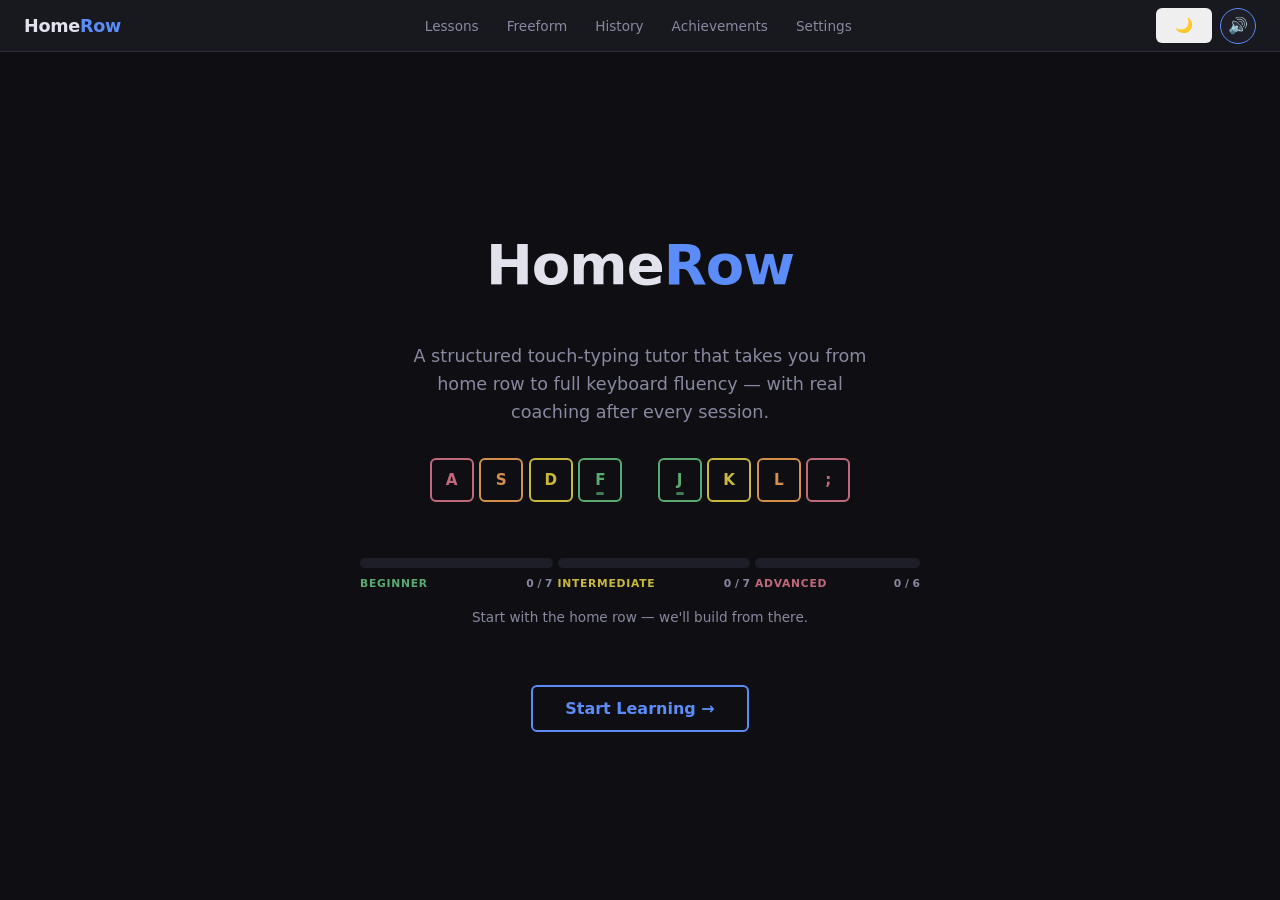
<file: index.html>
<!DOCTYPE html>
<html lang="en">
<head>
  <meta charset="UTF-8">
  <meta name="viewport" content="width=device-width, initial-scale=1.0">
  <title>HomeRow — Touch Typing Tutor</title>
  <meta name="description" content="HomeRow: a structured, phase-based touch typing tutor with AI coaching feedback.">
  <meta property="og:title" content="HomeRow — Touch Typing Tutor">
  <meta property="og:description" content="A structured touch-typing tutor that takes you from home row to full keyboard fluency — with AI coaching after every session.">
  <meta property="og:image" content="https://homerow.jamesmitchell.co.nz/assets/icons/social.png">
  <meta property="og:url" content="https://homerow.jamesmitchell.co.nz">
  <meta property="og:type" content="website">
  <link rel="icon" type="image/svg+xml" href="./assets/icons/favicon.svg">
  <link rel="stylesheet" href="./css/style.css">
</head>
<body>

<div id="mobile-notice" class="mobile-notice hidden">
  <div class="mobile-notice-inner">
    <div class="mobile-notice-icon">⌨️</div>
    <h2>HomeRow needs a keyboard</h2>
    <p>HomeRow is a touch typing tutor designed for use with a physical keyboard. For the best experience, open it on a desktop or laptop.</p>
  </div>
</div>

<div id="app">

  <!-- ═══════════════════════════════════════════════════════════
       TOOLBAR
  ════════════════════════════════════════════════════════════ -->
  <header id="toolbar">
    <button class="logo" data-screen="welcome">Home<span>Row</span></button>

    <nav id="toolbar-nav">
      <button class="nav-btn" data-screen="lessons">Lessons</button>
      <button class="nav-btn" id="btn-nav-freeform">Freeform</button>
      <button class="nav-btn" data-screen="history">History</button>
      <button class="nav-btn" data-screen="achievements">Achievements</button>
      <button class="nav-btn" data-screen="settings">Settings</button>
    </nav>

    <div id="toolbar-right">
      <button id="theme-toggle" title="Switch to light mode">🌙</button>
      <button id="sound-toggle" class="on" title="Sound on — click to mute">🔊</button>
    </div>
  </header>

  <!-- ═══════════════════════════════════════════════════════════
       SCREEN: WELCOME
  ════════════════════════════════════════════════════════════ -->
  <main id="screen-welcome" class="screen active">
    <div class="welcome-logo">Home<span>Row</span></div>
    <p class="welcome-tagline">
      A structured touch-typing tutor that takes you from home row to full keyboard fluency — with real coaching after every session.
    </p>

    <div class="welcome-homerow">
      <div class="welcome-key" data-finger="left-pinky">A</div>
      <div class="welcome-key" data-finger="left-ring">S</div>
      <div class="welcome-key" data-finger="left-middle">D</div>
      <div class="welcome-key welcome-anchor" data-finger="left-index">F</div>
      <div class="welcome-spacer"></div>
      <div class="welcome-key welcome-anchor" data-finger="right-index">J</div>
      <div class="welcome-key" data-finger="right-middle">K</div>
      <div class="welcome-key" data-finger="right-ring">L</div>
      <div class="welcome-key" data-finger="right-pinky">;</div>
    </div>

    <div class="welcome-progress">
      <div class="welcome-progress-bar">
        <div class="progress-segment progress-segment--beginner">
          <div class="progress-segment-track">
            <div class="progress-segment-fill" id="progress-fill-beginner"></div>
          </div>
          <div class="progress-segment-label">
            <span class="progress-segment-name">Beginner</span>
            <span class="progress-segment-count" id="progress-count-beginner">0 / 7</span>
          </div>
        </div>
        <div class="progress-segment progress-segment--intermediate">
          <div class="progress-segment-track">
            <div class="progress-segment-fill" id="progress-fill-intermediate"></div>
          </div>
          <div class="progress-segment-label">
            <span class="progress-segment-name">Intermediate</span>
            <span class="progress-segment-count" id="progress-count-intermediate">0 / 7</span>
          </div>
        </div>
        <div class="progress-segment progress-segment--advanced">
          <div class="progress-segment-track">
            <div class="progress-segment-fill" id="progress-fill-advanced"></div>
          </div>
          <div class="progress-segment-label">
            <span class="progress-segment-name">Advanced</span>
            <span class="progress-segment-count" id="progress-count-advanced">0 / 6</span>
          </div>
        </div>
      </div>
      <p class="welcome-phase-hint" id="welcome-phase-hint"></p>
    </div>

    <div style="display: flex; gap: 0.75rem; flex-wrap: wrap; justify-content: center;">
      <button id="btn-start" class="btn-primary">Start Learning →</button>
      <button id="btn-import-welcome" class="btn-secondary">Load from File</button>
    </div>
  </main>

  <!-- ═══════════════════════════════════════════════════════════
       SCREEN: LESSON SELECT
  ════════════════════════════════════════════════════════════ -->
  <main id="screen-lessons" class="screen">
    <h2>Choose a Lesson</h2>
    <p class="subtitle">Complete each lesson to unlock the next. Requires 90% accuracy and meeting the WPM target.</p>
    <div id="lessons-grid-root"></div>
    <div class="lessons-actions">
      <button id="btn-save-lessons" class="btn-secondary">Save to File</button>
      <button id="btn-load-lessons" class="btn-secondary">Load from File</button>
    </div>
  </main>

  <!-- ═══════════════════════════════════════════════════════════
       SCREEN: SESSION (TYPING)
  ════════════════════════════════════════════════════════════ -->
  <main id="screen-session" class="screen">

    <!-- Session header -->
    <div class="session-header">
      <div class="session-info">
        <h2 id="session-lesson-title">Lesson 1: Home Row</h2>
        <span id="session-phase-badge" class="phase-badge beginner">beginner</span>
        <span id="session-length" class="text-dim text-sm" style="margin-left: 0.5rem;">~18 min session</span>
      </div>
      <div class="session-stats">
        <div class="stat-pill">
          <div class="stat-val" id="live-wpm">0</div>
          <div class="stat-lbl">WPM</div>
        </div>
        <div class="stat-pill">
          <div class="stat-val" id="live-accuracy">100%</div>
          <div class="stat-lbl">Accuracy</div>
        </div>
        <div class="stat-pill">
          <div class="stat-val" id="session-time">0:00</div>
          <div class="stat-lbl">Time</div>
        </div>
      </div>
    </div>

    <!-- Exercise info and progress -->
    <div style="display: flex; align-items: center; justify-content: space-between; gap: 1rem;">
      <span class="exercise-label" id="exercise-label">Warmup</span>
      <span class="text-dim text-xs" id="exercise-progress-label">Exercise 1 of 4</span>
    </div>
    <div class="progress-track">
      <div class="progress-fill" id="progress-fill" style="width: 0%"></div>
    </div>

    <!-- Typing area -->
    <div class="typing-area">
      <div id="typing-text" tabindex="0" aria-label="Typing exercise text" role="textbox" aria-readonly="true"></div>
    </div>

    <!-- Keyboard diagram -->
    <div class="keyboard-wrap">
      <div class="keyboard-legend">
        <div class="legend-item"><div class="legend-dot pinky"></div>Pinky</div>
        <div class="legend-item"><div class="legend-dot ring"></div>Ring</div>
        <div class="legend-item"><div class="legend-dot middle"></div>Middle</div>
        <div class="legend-item"><div class="legend-dot index"></div>Index</div>
        <div class="legend-item"><div class="legend-dot thumb"></div>Thumb</div>
      </div>
      <div id="keyboard-diagram" class="keyboard-diagram"></div>
    </div>

    <!-- Footer hints -->
    <div class="session-footer">
      <span class="hint">Just start typing — no need to click the text box.</span>
      <button class="btn-secondary text-sm" id="btn-quit-session"
              onclick="if(confirm('End this session?')) { location.reload(); }">Quit Session</button>
    </div>

  </main>

  <!-- ═══════════════════════════════════════════════════════════
       SCREEN: PHASE COMPLETE
  ════════════════════════════════════════════════════════════ -->
  <main id="screen-phase-complete" class="screen">
    <div class="phase-complete-inner">
      <div class="phase-complete-achievement-icon" id="phase-complete-icon"></div>
      <div class="phase-complete-phase-label" id="phase-complete-label"></div>
      <h2 class="phase-complete-title" id="phase-complete-title"></h2>
      <p class="phase-complete-message" id="phase-complete-message"></p>
      <div class="phase-complete-achievement-name" id="phase-complete-achievement-name"></div>
      <button id="btn-phase-continue" class="btn-primary">View Results →</button>
    </div>
  </main>

  <!-- ═══════════════════════════════════════════════════════════
       SCREEN: SUMMARY
  ════════════════════════════════════════════════════════════ -->
  <main id="screen-summary" class="screen">

    <div class="summary-header">
      <h2>Session Complete 🎉</h2>
      <p>Here's how you did.</p>
    </div>

    <!-- Stats grid -->
    <div class="summary-stats">
      <div class="summary-stat">
        <div class="val accent" id="summary-wpm">—</div>
        <div class="lbl">WPM</div>
        <div class="target-lbl" id="summary-wpm-target"></div>
      </div>
      <div class="summary-stat">
        <div class="val good" id="summary-accuracy">—</div>
        <div class="lbl">Accuracy</div>
        <div class="target-lbl" id="summary-acc-target"></div>
      </div>
      <div class="summary-stat">
        <div class="val" id="summary-duration">—</div>
        <div class="lbl">Duration</div>
      </div>
      <div class="summary-stat">
        <div class="val" id="summary-lesson">—</div>
        <div class="lbl">Lesson</div>
      </div>
    </div>

    <!-- Unlock banner (shown if lesson unlocked) -->
    <div id="unlock-banner" class="unlock-banner hidden">
      <span class="icon">🔓</span>
      <div>
        <strong>Lesson unlocked!</strong>
        <span id="unlock-lesson-title" style="color: var(--text-dim);">Next lesson title</span>
      </div>
    </div>

    <!-- Not-passed notice (shown if thresholds not met) -->
    <div id="not-passed-notice" class="not-passed-notice hidden">
      <p class="not-passed-heading">Not quite — keep practising this lesson.</p>
      <ul id="not-passed-reasons" class="not-passed-reasons"></ul>
    </div>

    <!-- Strict Mode prompt (shown once after first lesson pass) -->
    <div id="strict-mode-prompt" class="strict-prompt hidden">
      <div class="strict-prompt-body">
        <strong>Ready for a challenge?</strong>
        <p>Strict Mode forces you to fix every mistake before moving on — the fastest way to build clean habits.</p>
      </div>
      <div class="strict-prompt-actions">
        <button id="btn-strict-yes" class="btn-primary">Turn on Strict Mode</button>
        <button id="btn-strict-no" class="btn-secondary">Not yet</button>
      </div>
    </div>

    <!-- New achievements (shown when earned this session) -->
    <div id="new-achievements-banner" class="new-achievements-banner hidden">
      <h3>🏆 Achievement Unlocked!</h3>
      <div id="new-achievements-list" class="new-achievements-list"></div>
    </div>

    <!-- Problem keys -->
    <div class="problem-keys-section">
      <h3>Problem Keys This Session</h3>
      <div id="problem-key-list" class="problem-key-list"></div>
    </div>

    <!-- AI Feedback -->
    <div class="ai-feedback">
      <h3>Coach Feedback</h3>
      <div id="ai-feedback-text">
        <span class="unavailable">Coaching feedback will appear here after your session.</span>
      </div>
    </div>

    <!-- Strict Mode toggle -->
    <div class="summary-strict-row">
      <span class="summary-strict-label">Strict Mode</span>
      <span class="summary-strict-desc">Fix every mistake before moving on</span>
      <label class="toggle">
        <input type="checkbox" id="summary-strict-check">
        <span class="toggle-slider"></span>
      </label>
    </div>

    <!-- Actions -->
    <div class="summary-actions">
      <button id="btn-next-lesson" class="btn-primary hidden">Next Lesson →</button>
      <button id="btn-retry" class="btn-secondary">Try Again</button>
      <button id="btn-lessons-from-summary" class="btn-secondary">All Lessons</button>
      <button id="btn-save-summary" class="btn-secondary">Save to File</button>
    </div>

  </main>

  <!-- ═══════════════════════════════════════════════════════════
       SCREEN: ACHIEVEMENTS
  ════════════════════════════════════════════════════════════ -->
  <main id="screen-achievements" class="screen">
    <h2>Achievements</h2>
    <p class="subtitle">Milestones earned through your practice. Keep going — there's always another to unlock.</p>
    <div id="achievements-grid" class="achievements-grid"></div>
  </main>

  <!-- ═══════════════════════════════════════════════════════════
       SCREEN: HISTORY
  ════════════════════════════════════════════════════════════ -->
  <main id="screen-history" class="screen">

    <h2>Your Progress</h2>
    <p class="subtitle">WPM and accuracy over your last 30 sessions.</p>

    <div id="history-empty" class="no-history hidden">
      <p>No sessions yet. Complete your first lesson to see your progress here.</p>
    </div>

    <div id="history-content" class="hidden">
      <div class="ai-feedback" id="history-ai-wrap">
        <h3>Progress Summary <button id="btn-history-ai-refresh" class="btn-refresh" title="Refresh summary">↺</button></h3>
        <div id="history-ai-text"><span class="loading">Generating your progress summary…</span></div>
      </div>

      <div class="chart-wrap">
        <h3>Performance Over Time</h3>
        <canvas id="history-chart"></canvas>
        <div class="chart-legend">
          <div class="chart-legend-item">
            <div class="legend-line" style="background: #5b8cf7;"></div>
            WPM
          </div>
          <div class="chart-legend-item">
            <div class="legend-line" style="background: #4cbb8f; border-top: 2px dashed #4cbb8f; background: none;"></div>
            Accuracy %
          </div>
        </div>
      </div>

      <div class="history-table-wrap">
        <h3>Recent Sessions</h3>
        <table class="history-table">
          <thead>
            <tr>
              <th>Date</th>
              <th>Lesson</th>
              <th>Phase</th>
              <th>WPM</th>
              <th>Accuracy</th>
              <th>Duration</th>
            </tr>
          </thead>
          <tbody id="history-tbody"></tbody>
        </table>
      </div>
    </div>

  </main>

  <!-- ═══════════════════════════════════════════════════════════
       SCREEN: SETTINGS
  ════════════════════════════════════════════════════════════ -->
  <main id="screen-settings" class="screen">

    <h2>Settings</h2>
    <p class="subtitle">Preferences are saved automatically to your browser.</p>

    <!-- Appearance -->
    <div class="settings-section">
      <h3>Appearance</h3>

      <div class="setting-row">
        <div class="setting-info">
          <label for="setting-theme">Light Mode</label>
          <p>Switch between the default dark theme and a light theme.</p>
        </div>
        <div class="toggle-wrap">
          <label class="toggle">
            <input type="checkbox" id="setting-theme">
            <span class="toggle-slider"></span>
          </label>
        </div>
      </div>
    </div>

    <!-- Sound & Typing -->
    <div class="settings-section">
      <h3>Typing</h3>

      <div class="setting-row">
        <div class="setting-info">
          <label for="setting-sound">Sound Effects</label>
          <p>Play audio feedback on correct and incorrect keystrokes.</p>
        </div>
        <div class="toggle-wrap">
          <label class="toggle">
            <input type="checkbox" id="setting-sound" checked>
            <span class="toggle-slider"></span>
          </label>
        </div>
      </div>

      <div class="setting-row">
        <div class="setting-info">
          <label for="setting-strict">Strict Mode</label>
          <p>Strict Mode requires you to fix every mistake before moving on. This slows you down at first but builds cleaner muscle memory and better accuracy habits long-term. Recommended once you're comfortable with basic key positions.</p>
        </div>
        <div class="toggle-wrap">
          <label class="toggle">
            <input type="checkbox" id="setting-strict">
            <span class="toggle-slider"></span>
          </label>
        </div>
      </div>
    </div>

    <!-- Data -->
    <div class="settings-section">
      <h3>Progress &amp; Data</h3>

      <div class="setting-row">
        <div class="setting-info">
          <label>Save / Load from File</label>
          <p>Save all your progress, stats, achievements, and preferences as a JSON file.</p>
        </div>
        <div class="export-import-row">
          <button id="btn-export" class="btn-secondary">Save to File</button>
          <button id="btn-import" class="btn-secondary">Load from File</button>
        </div>
      </div>
    </div>

    <!-- Danger zone -->
    <div class="settings-section danger-zone">
      <h3>Danger Zone</h3>
      <div class="setting-row">
        <div class="setting-info">
          <label>Reset All Progress</label>
          <p>Permanently delete all lessons, stats, achievements, and saved data. This cannot be undone.</p>
        </div>
        <button id="btn-reset" class="btn-danger">Reset Everything</button>
      </div>
    </div>

  </main>

  <!-- ═══════════════════════════════════════════════════════════════════════
       SCREEN: FREEFORM MODE
  ════════════════════════════════════════════════════════════════════════ -->
  <main id="screen-freeform" class="screen">

    <!-- Header -->
    <div class="session-header">
      <div class="session-info">
        <h2>Freeform Mode</h2>
        <span class="phase-badge" style="background: rgba(91,140,247,0.15); color: var(--accent); border: 1px solid rgba(91,140,247,0.35);">story</span>
      </div>
      <div class="session-stats">
        <div class="stat-pill">
          <div class="stat-val" id="freeform-wpm">0</div>
          <div class="stat-lbl">WPM</div>
        </div>
        <div class="stat-pill">
          <div class="stat-val" id="freeform-accuracy">100%</div>
          <div class="stat-lbl">Accuracy</div>
        </div>
        <div class="stat-pill">
          <div class="stat-val" id="freeform-time">0:00</div>
          <div class="stat-lbl">Time</div>
        </div>
      </div>
    </div>

    <!-- Progress through passage -->
    <div class="progress-track">
      <div class="progress-fill" id="freeform-progress-fill" style="width: 0%"></div>
    </div>

    <!-- Typing area -->
    <div class="typing-area">
      <div id="freeform-text" tabindex="0" aria-label="Freeform typing text" role="textbox" aria-readonly="true"></div>
    </div>

    <!-- Keyboard diagram -->
    <div class="keyboard-wrap">
      <div class="keyboard-legend">
        <div class="legend-item"><div class="legend-dot pinky"></div>Pinky</div>
        <div class="legend-item"><div class="legend-dot ring"></div>Ring</div>
        <div class="legend-item"><div class="legend-dot middle"></div>Middle</div>
        <div class="legend-item"><div class="legend-dot index"></div>Index</div>
        <div class="legend-item"><div class="legend-dot thumb"></div>Thumb</div>
      </div>
      <div id="freeform-keyboard-diagram" class="keyboard-diagram"></div>
    </div>

    <!-- Footer -->
    <div class="session-footer" id="freeform-footer">
      <span class="hint">Just start typing — no need to click the text box.</span>
      <div style="display: flex; gap: 0.5rem;">
        <button class="btn-secondary text-sm" id="btn-quit-freeform">Quit</button>
        <button class="btn-primary text-sm" id="btn-finish-freeform">Finish &amp; Get Feedback</button>
      </div>
    </div>

    <!-- Results panel (shown after session ends) -->
    <div id="freeform-results" class="freeform-results hidden">
      <div class="summary-header">
        <h2>Freeform Complete</h2>
        <p>Here's how you did.</p>
      </div>

      <div class="summary-stats">
        <div class="summary-stat">
          <div class="val accent" id="freeform-result-wpm">—</div>
          <div class="lbl">WPM</div>
        </div>
        <div class="summary-stat">
          <div class="val good" id="freeform-result-accuracy">—</div>
          <div class="lbl">Accuracy</div>
        </div>
        <div class="summary-stat">
          <div class="val" id="freeform-result-time">—</div>
          <div class="lbl">Duration</div>
        </div>
      </div>

      <div class="problem-keys-section">
        <h3>Problem Keys This Session</h3>
        <div id="freeform-problem-keys" class="problem-key-list"></div>
      </div>

      <div class="ai-feedback">
        <h3>Coach Feedback</h3>
        <div id="freeform-ai-text">
          <span class="unavailable">Coaching feedback will appear here after your session.</span>
        </div>
        <button id="btn-freeform-ai" class="btn-primary freeform-ai-btn">Get AI Feedback</button>
      </div>

      <div class="summary-actions">
        <button id="btn-freeform-again" class="btn-secondary">Try Again</button>
        <button id="btn-freeform-lessons" class="btn-secondary">All Lessons</button>
      </div>
    </div>

  </main>

</div><!-- #app -->

<!-- ═══════════════════════════════════════════════════════════
     MODAL: Hand Placement Tutorial (shown once before first session)
════════════════════════════════════════════════════════════ -->
<div id="modal-hand-tutorial" class="modal-overlay">
  <div class="modal modal-wide">
    <button class="modal-close" id="btn-hand-tutorial-close" aria-label="Close">✕</button>
    <h3>Hand Position — Before You Start</h3>
    <p>Touch typing starts with your fingers in the right place. Spend 30 seconds on this and every lesson will go more smoothly.</p>

    <div class="tutorial-keyboard">
      <div class="tutorial-hands-row">
        <div class="tutorial-hand-group">
          <div class="tutorial-hand-label">Left Hand — Home Row</div>
          <div class="tutorial-hand-keys">
            <div class="tutorial-key-col">
              <div class="tutorial-key" data-finger="left-pinky">A</div>
              <span class="tutorial-key-label" data-finger="left-pinky">Pinky</span>
            </div>
            <div class="tutorial-key-col">
              <div class="tutorial-key" data-finger="left-ring">S</div>
              <span class="tutorial-key-label" data-finger="left-ring">Ring</span>
            </div>
            <div class="tutorial-key-col">
              <div class="tutorial-key" data-finger="left-middle">D</div>
              <span class="tutorial-key-label" data-finger="left-middle">Middle</span>
            </div>
            <div class="tutorial-key-col">
              <div class="tutorial-key tutorial-anchor" data-finger="left-index">F</div>
              <span class="tutorial-key-label" data-finger="left-index">Index</span>
            </div>
          </div>
        </div>
        <div class="tutorial-spacer"></div>
        <div class="tutorial-hand-group">
          <div class="tutorial-hand-label">Right Hand — Home Row</div>
          <div class="tutorial-hand-keys">
            <div class="tutorial-key-col">
              <div class="tutorial-key tutorial-anchor" data-finger="right-index">J</div>
              <span class="tutorial-key-label" data-finger="right-index">Index</span>
            </div>
            <div class="tutorial-key-col">
              <div class="tutorial-key" data-finger="right-middle">K</div>
              <span class="tutorial-key-label" data-finger="right-middle">Middle</span>
            </div>
            <div class="tutorial-key-col">
              <div class="tutorial-key" data-finger="right-ring">L</div>
              <span class="tutorial-key-label" data-finger="right-ring">Ring</span>
            </div>
            <div class="tutorial-key-col">
              <div class="tutorial-key" data-finger="right-pinky">;</div>
              <span class="tutorial-key-label" data-finger="right-pinky">Pinky</span>
            </div>
          </div>
        </div>
      </div>
      <div class="tutorial-spacebar-col">
        <div class="tutorial-key tutorial-spacebar" data-finger="thumb">Space</div>
        <span class="tutorial-key-label" data-finger="thumb">Thumb</span>
      </div>
    </div>

    <ul class="tutorial-tips">
      <li><strong>F and J have raised bumps</strong> — use them to find home position without looking down.</li>
      <li><strong>Curve your fingers lightly</strong> — rest them gently on the keys, not pressing down.</li>
      <li><strong>Return after every keystroke</strong> — always bring fingers back to home row after reaching for another key.</li>
      <li><strong>Eyes on the screen</strong> — the keyboard diagram at the bottom of each session shows which finger to use.</li>
    </ul>

    <button id="btn-hand-tutorial-done" class="btn-primary btn-full">I'm Ready — Let's Type</button>
  </div>
</div>

<!-- ═══════════════════════════════════════════════════════════
     MODAL: New Key Intro (shown at session start when new keys are introduced)
════════════════════════════════════════════════════════════ -->
<div id="modal-new-keys" class="modal-overlay">
  <div class="modal modal-wide">
    <button class="modal-close" id="btn-new-keys-close" aria-label="Close">✕</button>
    <h3>New Keys This Lesson</h3>
    <p id="new-keys-note" class="new-keys-note" hidden></p>
    <p>Here's which finger to use for each new key. The keyboard diagram will highlight the correct finger as you type — don't worry about memorising this now.</p>
    <div id="new-key-cards" class="new-key-cards"></div>
    <button id="btn-new-keys-done" class="btn-primary btn-full">Start Session</button>
  </div>
</div>

<!-- ═══════════════════════════════════════════════════════════
     MODAL: Confirm Reset
════════════════════════════════════════════════════════════ -->
<div id="modal-reset" class="modal-overlay">
  <div class="modal">
    <h3>Reset All Progress?</h3>
    <p>This will permanently delete all your lessons, session history, problem key data, achievements, and preferences. This action cannot be undone. Save your progress first if you want a backup.</p>
    <div class="modal-actions">
      <button id="btn-cancel-reset" class="btn-secondary">Cancel</button>
      <button id="btn-confirm-reset" class="btn-danger">Yes, Reset Everything</button>
    </div>
  </div>
</div>

<!-- Toast container -->
<div id="toast-container"></div>

<!-- ─── Scripts ──────────────────────────────────────────────────────────── -->
<!-- Load order matters: storage → tracker → lessons → app -->
<script src="./js/storage.js"></script>
<script src="./js/tracker.js"></script>
<script src="./js/lessons.js"></script>
<script src="./js/app.js"></script>

</body>
</html>
</file>
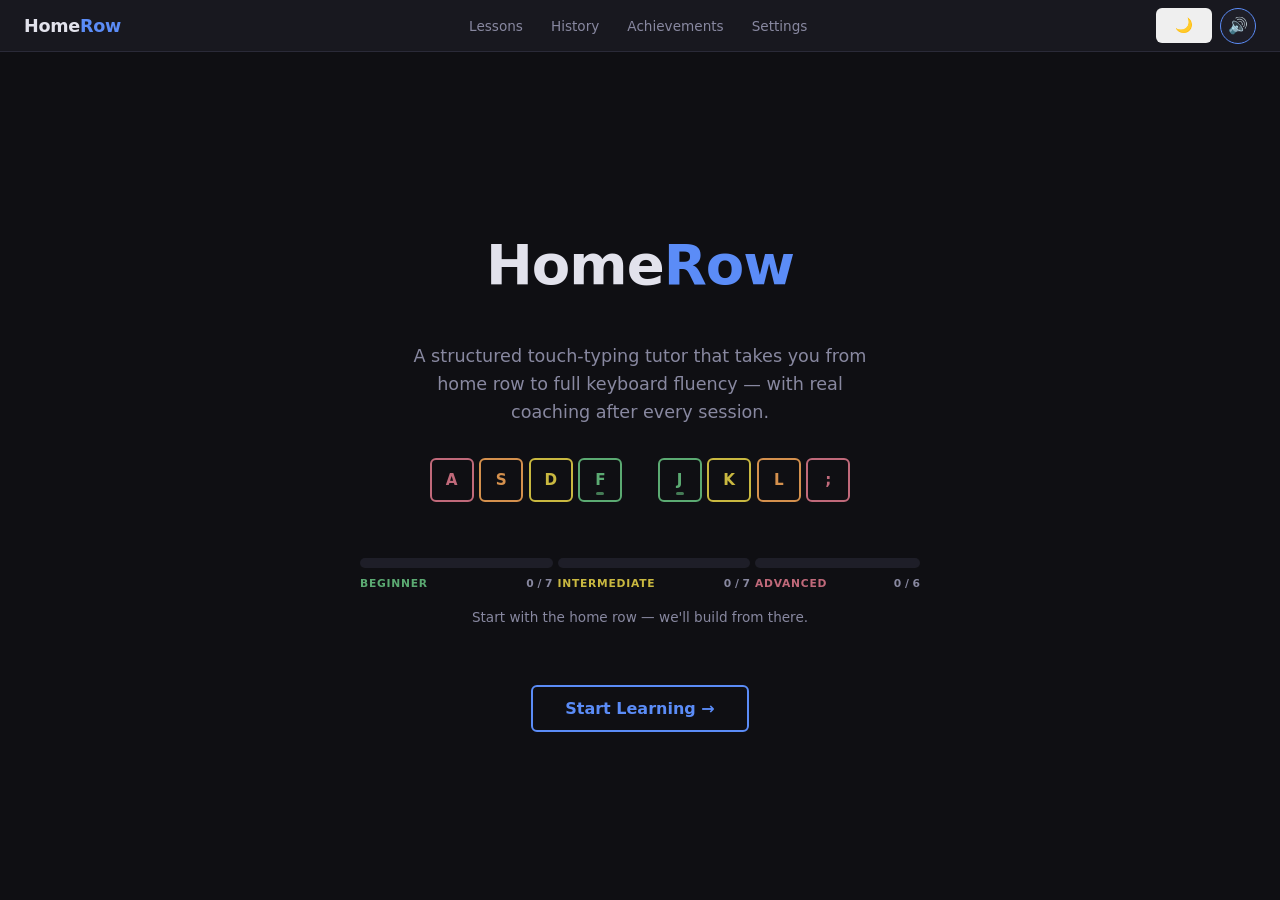
<file: homerow.html>
<!DOCTYPE html>
<html lang="en">
<head>
  <meta charset="UTF-8">
  <meta name="viewport" content="width=device-width, initial-scale=1.0">
  <title>HomeRow — Touch Typing Tutor</title>
  <meta name="description" content="HomeRow: a structured, phase-based touch typing tutor with AI coaching feedback.">
  <meta property="og:title" content="HomeRow — Touch Typing Tutor">
  <meta property="og:description" content="A structured touch-typing tutor that takes you from home row to full keyboard fluency — with AI coaching after every session.">
  <meta property="og:image" content="https://homerow.jamesmitchell.co.nz/assets/icons/social.png">
  <meta property="og:url" content="https://homerow.jamesmitchell.co.nz">
  <meta property="og:type" content="website">
  <link rel="icon" type="image/svg+xml" href="./assets/icons/favicon.svg">
  <link rel="stylesheet" href="./css/style.css">
</head>
<body>

<div id="mobile-notice" class="mobile-notice hidden">
  <div class="mobile-notice-inner">
    <div class="mobile-notice-icon">⌨️</div>
    <h2>HomeRow needs a keyboard</h2>
    <p>HomeRow is a touch typing tutor designed for use with a physical keyboard. For the best experience, open it on a desktop or laptop.</p>
  </div>
</div>

<div id="app">

  <!-- ═══════════════════════════════════════════════════════════
       TOOLBAR
  ════════════════════════════════════════════════════════════ -->
  <header id="toolbar">
    <button class="logo" data-screen="welcome">Home<span>Row</span></button>

    <nav id="toolbar-nav">
      <button class="nav-btn" data-screen="lessons">Lessons</button>
      <button class="nav-btn" data-screen="history">History</button>
      <button class="nav-btn" data-screen="achievements">Achievements</button>
      <button class="nav-btn" data-screen="settings">Settings</button>
    </nav>

    <div id="toolbar-right">
      <button id="theme-toggle" title="Switch to light mode">🌙</button>
      <button id="sound-toggle" class="on" title="Sound on — click to mute">🔊</button>
    </div>
  </header>

  <!-- ═══════════════════════════════════════════════════════════
       SCREEN: WELCOME
  ════════════════════════════════════════════════════════════ -->
  <main id="screen-welcome" class="screen active">
    <div class="welcome-logo">Home<span>Row</span></div>
    <p class="welcome-tagline">
      A structured touch-typing tutor that takes you from home row to full keyboard fluency — with real coaching after every session.
    </p>

    <div class="welcome-homerow">
      <div class="welcome-key" data-finger="left-pinky">A</div>
      <div class="welcome-key" data-finger="left-ring">S</div>
      <div class="welcome-key" data-finger="left-middle">D</div>
      <div class="welcome-key welcome-anchor" data-finger="left-index">F</div>
      <div class="welcome-spacer"></div>
      <div class="welcome-key welcome-anchor" data-finger="right-index">J</div>
      <div class="welcome-key" data-finger="right-middle">K</div>
      <div class="welcome-key" data-finger="right-ring">L</div>
      <div class="welcome-key" data-finger="right-pinky">;</div>
    </div>

    <div class="welcome-progress">
      <div class="welcome-progress-bar">
        <div class="progress-segment progress-segment--beginner">
          <div class="progress-segment-track">
            <div class="progress-segment-fill" id="progress-fill-beginner"></div>
          </div>
          <div class="progress-segment-label">
            <span class="progress-segment-name">Beginner</span>
            <span class="progress-segment-count" id="progress-count-beginner">0 / 7</span>
          </div>
        </div>
        <div class="progress-segment progress-segment--intermediate">
          <div class="progress-segment-track">
            <div class="progress-segment-fill" id="progress-fill-intermediate"></div>
          </div>
          <div class="progress-segment-label">
            <span class="progress-segment-name">Intermediate</span>
            <span class="progress-segment-count" id="progress-count-intermediate">0 / 7</span>
          </div>
        </div>
        <div class="progress-segment progress-segment--advanced">
          <div class="progress-segment-track">
            <div class="progress-segment-fill" id="progress-fill-advanced"></div>
          </div>
          <div class="progress-segment-label">
            <span class="progress-segment-name">Advanced</span>
            <span class="progress-segment-count" id="progress-count-advanced">0 / 6</span>
          </div>
        </div>
      </div>
      <p class="welcome-phase-hint" id="welcome-phase-hint"></p>
    </div>

    <div style="display: flex; gap: 0.75rem; flex-wrap: wrap; justify-content: center;">
      <button id="btn-start" class="btn-primary">Start Learning →</button>
      <button id="btn-import-welcome" class="btn-secondary">Load Progress</button>
    </div>
  </main>

  <!-- ═══════════════════════════════════════════════════════════
       SCREEN: LESSON SELECT
  ════════════════════════════════════════════════════════════ -->
  <main id="screen-lessons" class="screen">
    <h2>Choose a Lesson</h2>
    <p class="subtitle">Complete each lesson to unlock the next. Requires 90% accuracy and meeting the WPM target.</p>
    <div id="lessons-grid-root"></div>
    <div class="lessons-actions">
      <button id="btn-save-lessons" class="btn-secondary">Save Progress</button>
      <button id="btn-load-lessons" class="btn-secondary">Load Progress</button>
    </div>
  </main>

  <!-- ═══════════════════════════════════════════════════════════
       SCREEN: SESSION (TYPING)
  ════════════════════════════════════════════════════════════ -->
  <main id="screen-session" class="screen">

    <!-- Session header -->
    <div class="session-header">
      <div class="session-info">
        <h2 id="session-lesson-title">Lesson 1: Home Row</h2>
        <span id="session-phase-badge" class="phase-badge beginner">beginner</span>
        <span id="session-length" class="text-dim text-sm" style="margin-left: 0.5rem;">~18 min session</span>
      </div>
      <div class="session-stats">
        <div class="stat-pill">
          <div class="stat-val" id="live-wpm">0</div>
          <div class="stat-lbl">WPM</div>
        </div>
        <div class="stat-pill">
          <div class="stat-val" id="live-accuracy">100%</div>
          <div class="stat-lbl">Accuracy</div>
        </div>
        <div class="stat-pill">
          <div class="stat-val" id="session-time">0:00</div>
          <div class="stat-lbl">Time</div>
        </div>
      </div>
    </div>

    <!-- Exercise info and progress -->
    <div style="display: flex; align-items: center; justify-content: space-between; gap: 1rem;">
      <span class="exercise-label" id="exercise-label">Warmup</span>
      <span class="text-dim text-xs" id="exercise-progress-label">Exercise 1 of 4</span>
    </div>
    <div class="progress-track">
      <div class="progress-fill" id="progress-fill" style="width: 0%"></div>
    </div>

    <!-- Typing area -->
    <div class="typing-area">
      <div id="typing-text" tabindex="0" aria-label="Typing exercise text" role="textbox" aria-readonly="true"></div>
    </div>

    <!-- Keyboard diagram -->
    <div class="keyboard-wrap">
      <div class="keyboard-legend">
        <div class="legend-item"><div class="legend-dot pinky"></div>Pinky</div>
        <div class="legend-item"><div class="legend-dot ring"></div>Ring</div>
        <div class="legend-item"><div class="legend-dot middle"></div>Middle</div>
        <div class="legend-item"><div class="legend-dot index"></div>Index</div>
        <div class="legend-item"><div class="legend-dot thumb"></div>Thumb</div>
      </div>
      <div id="keyboard-diagram" class="keyboard-diagram"></div>
    </div>

    <!-- Footer hints -->
    <div class="session-footer">
      <span class="hint">Just start typing — no need to click the text box.</span>
      <button class="btn-secondary text-sm" id="btn-quit-session"
              onclick="if(confirm('End this session?')) { location.reload(); }">Quit Session</button>
    </div>

  </main>

  <!-- ═══════════════════════════════════════════════════════════
       SCREEN: PHASE COMPLETE
  ════════════════════════════════════════════════════════════ -->
  <main id="screen-phase-complete" class="screen">
    <div class="phase-complete-inner">
      <div class="phase-complete-achievement-icon" id="phase-complete-icon"></div>
      <div class="phase-complete-phase-label" id="phase-complete-label"></div>
      <h2 class="phase-complete-title" id="phase-complete-title"></h2>
      <p class="phase-complete-message" id="phase-complete-message"></p>
      <div class="phase-complete-achievement-name" id="phase-complete-achievement-name"></div>
      <button id="btn-phase-continue" class="btn-primary">View Results →</button>
    </div>
  </main>

  <!-- ═══════════════════════════════════════════════════════════
       SCREEN: SUMMARY
  ════════════════════════════════════════════════════════════ -->
  <main id="screen-summary" class="screen">

    <div class="summary-header">
      <h2>Session Complete 🎉</h2>
      <p>Here's how you did.</p>
    </div>

    <!-- Stats grid -->
    <div class="summary-stats">
      <div class="summary-stat">
        <div class="val accent" id="summary-wpm">—</div>
        <div class="lbl">WPM</div>
        <div class="target-lbl" id="summary-wpm-target"></div>
      </div>
      <div class="summary-stat">
        <div class="val good" id="summary-accuracy">—</div>
        <div class="lbl">Accuracy</div>
        <div class="target-lbl" id="summary-acc-target"></div>
      </div>
      <div class="summary-stat">
        <div class="val" id="summary-duration">—</div>
        <div class="lbl">Duration</div>
      </div>
      <div class="summary-stat">
        <div class="val" id="summary-lesson">—</div>
        <div class="lbl">Lesson</div>
      </div>
    </div>

    <!-- Unlock banner (shown if lesson unlocked) -->
    <div id="unlock-banner" class="unlock-banner hidden">
      <span class="icon">🔓</span>
      <div>
        <strong>Lesson unlocked!</strong>
        <span id="unlock-lesson-title" style="color: var(--text-dim);">Next lesson title</span>
      </div>
    </div>

    <!-- Not-passed notice (shown if thresholds not met) -->
    <div id="not-passed-notice" class="not-passed-notice hidden">
      <p class="not-passed-heading">Not quite — keep practising this lesson.</p>
      <ul id="not-passed-reasons" class="not-passed-reasons"></ul>
    </div>

    <!-- Strict Mode prompt (shown once after first lesson pass) -->
    <div id="strict-mode-prompt" class="strict-prompt hidden">
      <div class="strict-prompt-body">
        <strong>Ready for a challenge?</strong>
        <p>Strict Mode forces you to fix every mistake before moving on — the fastest way to build clean habits.</p>
      </div>
      <div class="strict-prompt-actions">
        <button id="btn-strict-yes" class="btn-primary">Turn on Strict Mode</button>
        <button id="btn-strict-no" class="btn-secondary">Not yet</button>
      </div>
    </div>

    <!-- New achievements (shown when earned this session) -->
    <div id="new-achievements-banner" class="new-achievements-banner hidden">
      <h3>🏆 Achievement Unlocked!</h3>
      <div id="new-achievements-list" class="new-achievements-list"></div>
    </div>

    <!-- Problem keys -->
    <div class="problem-keys-section">
      <h3>Problem Keys This Session</h3>
      <div id="problem-key-list" class="problem-key-list"></div>
    </div>

    <!-- AI Feedback -->
    <div class="ai-feedback">
      <h3>Coach Feedback</h3>
      <div id="ai-feedback-text">
        <span class="unavailable">Coaching feedback will appear here after your session.</span>
      </div>
    </div>

    <!-- Strict Mode toggle -->
    <div class="summary-strict-row">
      <span class="summary-strict-label">Strict Mode</span>
      <span class="summary-strict-desc">Fix every mistake before moving on</span>
      <label class="toggle">
        <input type="checkbox" id="summary-strict-check">
        <span class="toggle-slider"></span>
      </label>
    </div>

    <!-- Actions -->
    <div class="summary-actions">
      <button id="btn-next-lesson" class="btn-primary hidden">Next Lesson →</button>
      <button id="btn-retry" class="btn-secondary">Try Again</button>
      <button id="btn-lessons-from-summary" class="btn-secondary">All Lessons</button>
      <button id="btn-save-summary" class="btn-secondary">Save Progress</button>
    </div>

  </main>

  <!-- ═══════════════════════════════════════════════════════════
       SCREEN: ACHIEVEMENTS
  ════════════════════════════════════════════════════════════ -->
  <main id="screen-achievements" class="screen">
    <h2>Achievements</h2>
    <p class="subtitle">Milestones earned through your practice. Keep going — there's always another to unlock.</p>
    <div id="achievements-grid" class="achievements-grid"></div>
  </main>

  <!-- ═══════════════════════════════════════════════════════════
       SCREEN: HISTORY
  ════════════════════════════════════════════════════════════ -->
  <main id="screen-history" class="screen">

    <h2>Your Progress</h2>
    <p class="subtitle">WPM and accuracy over your last 30 sessions.</p>

    <div id="history-empty" class="no-history hidden">
      <p>No sessions yet. Complete your first lesson to see your progress here.</p>
    </div>

    <div id="history-content" class="hidden">
      <div class="ai-feedback" id="history-ai-wrap">
        <h3>Progress Summary <button id="btn-history-ai-refresh" class="btn-refresh" title="Refresh summary">↺</button></h3>
        <div id="history-ai-text"><span class="loading">Generating your progress summary…</span></div>
      </div>

      <div class="chart-wrap">
        <h3>Performance Over Time</h3>
        <canvas id="history-chart"></canvas>
        <div class="chart-legend">
          <div class="chart-legend-item">
            <div class="legend-line" style="background: #5b8cf7;"></div>
            WPM
          </div>
          <div class="chart-legend-item">
            <div class="legend-line" style="background: #4cbb8f; border-top: 2px dashed #4cbb8f; background: none;"></div>
            Accuracy %
          </div>
        </div>
      </div>

      <div class="history-table-wrap">
        <h3>Recent Sessions</h3>
        <table class="history-table">
          <thead>
            <tr>
              <th>Date</th>
              <th>Lesson</th>
              <th>Phase</th>
              <th>WPM</th>
              <th>Accuracy</th>
              <th>Duration</th>
            </tr>
          </thead>
          <tbody id="history-tbody"></tbody>
        </table>
      </div>
    </div>

  </main>

  <!-- ═══════════════════════════════════════════════════════════
       SCREEN: SETTINGS
  ════════════════════════════════════════════════════════════ -->
  <main id="screen-settings" class="screen">

    <h2>Settings</h2>
    <p class="subtitle">Preferences are saved automatically to your browser.</p>

    <!-- Appearance -->
    <div class="settings-section">
      <h3>Appearance</h3>

      <div class="setting-row">
        <div class="setting-info">
          <label for="setting-theme">Light Mode</label>
          <p>Switch between the default dark theme and a light theme.</p>
        </div>
        <div class="toggle-wrap">
          <label class="toggle">
            <input type="checkbox" id="setting-theme">
            <span class="toggle-slider"></span>
          </label>
        </div>
      </div>
    </div>

    <!-- Sound & Typing -->
    <div class="settings-section">
      <h3>Typing</h3>

      <div class="setting-row">
        <div class="setting-info">
          <label for="setting-sound">Sound Effects</label>
          <p>Play audio feedback on correct and incorrect keystrokes.</p>
        </div>
        <div class="toggle-wrap">
          <label class="toggle">
            <input type="checkbox" id="setting-sound" checked>
            <span class="toggle-slider"></span>
          </label>
        </div>
      </div>

      <div class="setting-row">
        <div class="setting-info">
          <label for="setting-strict">Strict Mode</label>
          <p>Strict Mode requires you to fix every mistake before moving on. This slows you down at first but builds cleaner muscle memory and better accuracy habits long-term. Recommended once you're comfortable with basic key positions.</p>
        </div>
        <div class="toggle-wrap">
          <label class="toggle">
            <input type="checkbox" id="setting-strict">
            <span class="toggle-slider"></span>
          </label>
        </div>
      </div>
    </div>

    <!-- Data -->
    <div class="settings-section">
      <h3>Progress &amp; Data</h3>

      <div class="setting-row">
        <div class="setting-info">
          <label>Save / Load Progress</label>
          <p>Save all your progress, stats, achievements, and preferences as a JSON file.</p>
        </div>
        <div class="export-import-row">
          <button id="btn-export" class="btn-secondary">Save Progress</button>
          <button id="btn-import" class="btn-secondary">Load Progress</button>
        </div>
      </div>
    </div>

    <!-- Danger zone -->
    <div class="settings-section danger-zone">
      <h3>Danger Zone</h3>
      <div class="setting-row">
        <div class="setting-info">
          <label>Reset All Progress</label>
          <p>Permanently delete all lessons, stats, achievements, and saved data. This cannot be undone.</p>
        </div>
        <button id="btn-reset" class="btn-danger">Reset Everything</button>
      </div>
    </div>

  </main>

</div><!-- #app -->

<!-- ═══════════════════════════════════════════════════════════
     MODAL: Hand Placement Tutorial (shown once before first session)
════════════════════════════════════════════════════════════ -->
<div id="modal-hand-tutorial" class="modal-overlay">
  <div class="modal modal-wide">
    <button class="modal-close" id="btn-hand-tutorial-close" aria-label="Close">✕</button>
    <h3>Hand Position — Before You Start</h3>
    <p>Touch typing starts with your fingers in the right place. Spend 30 seconds on this and every lesson will go more smoothly.</p>

    <div class="tutorial-keyboard">
      <div class="tutorial-hands-row">
        <div class="tutorial-hand-group">
          <div class="tutorial-hand-label">Left Hand — Home Row</div>
          <div class="tutorial-hand-keys">
            <div class="tutorial-key-col">
              <div class="tutorial-key" data-finger="left-pinky">A</div>
              <span class="tutorial-key-label" data-finger="left-pinky">Pinky</span>
            </div>
            <div class="tutorial-key-col">
              <div class="tutorial-key" data-finger="left-ring">S</div>
              <span class="tutorial-key-label" data-finger="left-ring">Ring</span>
            </div>
            <div class="tutorial-key-col">
              <div class="tutorial-key" data-finger="left-middle">D</div>
              <span class="tutorial-key-label" data-finger="left-middle">Middle</span>
            </div>
            <div class="tutorial-key-col">
              <div class="tutorial-key tutorial-anchor" data-finger="left-index">F</div>
              <span class="tutorial-key-label" data-finger="left-index">Index</span>
            </div>
          </div>
        </div>
        <div class="tutorial-spacer"></div>
        <div class="tutorial-hand-group">
          <div class="tutorial-hand-label">Right Hand — Home Row</div>
          <div class="tutorial-hand-keys">
            <div class="tutorial-key-col">
              <div class="tutorial-key tutorial-anchor" data-finger="right-index">J</div>
              <span class="tutorial-key-label" data-finger="right-index">Index</span>
            </div>
            <div class="tutorial-key-col">
              <div class="tutorial-key" data-finger="right-middle">K</div>
              <span class="tutorial-key-label" data-finger="right-middle">Middle</span>
            </div>
            <div class="tutorial-key-col">
              <div class="tutorial-key" data-finger="right-ring">L</div>
              <span class="tutorial-key-label" data-finger="right-ring">Ring</span>
            </div>
            <div class="tutorial-key-col">
              <div class="tutorial-key" data-finger="right-pinky">;</div>
              <span class="tutorial-key-label" data-finger="right-pinky">Pinky</span>
            </div>
          </div>
        </div>
      </div>
      <div class="tutorial-spacebar-col">
        <div class="tutorial-key tutorial-spacebar" data-finger="thumb">Space</div>
        <span class="tutorial-key-label" data-finger="thumb">Thumb</span>
      </div>
    </div>

    <ul class="tutorial-tips">
      <li><strong>F and J have raised bumps</strong> — use them to find home position without looking down.</li>
      <li><strong>Curve your fingers lightly</strong> — rest them gently on the keys, not pressing down.</li>
      <li><strong>Return after every keystroke</strong> — always bring fingers back to home row after reaching for another key.</li>
      <li><strong>Eyes on the screen</strong> — the keyboard diagram at the bottom of each session shows which finger to use.</li>
    </ul>

    <button id="btn-hand-tutorial-done" class="btn-primary btn-full">I'm Ready — Let's Type</button>
  </div>
</div>

<!-- ═══════════════════════════════════════════════════════════
     MODAL: New Key Intro (shown at session start when new keys are introduced)
════════════════════════════════════════════════════════════ -->
<div id="modal-new-keys" class="modal-overlay">
  <div class="modal modal-wide">
    <button class="modal-close" id="btn-new-keys-close" aria-label="Close">✕</button>
    <h3>New Keys This Lesson</h3>
    <p id="new-keys-note" class="new-keys-note" hidden></p>
    <p>Here's which finger to use for each new key. The keyboard diagram will highlight the correct finger as you type — don't worry about memorising this now.</p>
    <div id="new-key-cards" class="new-key-cards"></div>
    <button id="btn-new-keys-done" class="btn-primary btn-full">Start Session</button>
  </div>
</div>

<!-- ═══════════════════════════════════════════════════════════
     MODAL: Confirm Reset
════════════════════════════════════════════════════════════ -->
<div id="modal-reset" class="modal-overlay">
  <div class="modal">
    <h3>Reset All Progress?</h3>
    <p>This will permanently delete all your lessons, session history, problem key data, achievements, and preferences. This action cannot be undone. Save your progress first if you want a backup.</p>
    <div class="modal-actions">
      <button id="btn-cancel-reset" class="btn-secondary">Cancel</button>
      <button id="btn-confirm-reset" class="btn-danger">Yes, Reset Everything</button>
    </div>
  </div>
</div>

<!-- Toast container -->
<div id="toast-container"></div>

<!-- ─── Scripts ──────────────────────────────────────────────────────────── -->
<!-- Load order matters: storage → tracker → lessons → app -->
<script src="./js/storage.js"></script>
<script src="./js/tracker.js"></script>
<script src="./js/lessons.js"></script>
<script src="./js/app.js"></script>

</body>
</html>
</file>
<file: css/style.css>
/* ══════════════════════════════════════════════════════════════════════════════
   HomeRow — Main Stylesheet
   Dark mode, calm and focused. All visual design lives here.
   ══════════════════════════════════════════════════════════════════════════════ */

/* ─── Variables ──────────────────────────────────────────────────────────────── */

:root {
  --bg:         #0f0f13;
  --surface:    #18181f;
  --card:       #1e1e28;
  --border:     #2a2a38;
  --input-bg:   #13131a;

  --text:       #e2e2ec;
  --text-dim:   #8888a0;
  --text-faint: #6a6a84;

  --accent:     #5b8cf7;
  --accent-dim: #3a6be0;
  --success:    #4cbb8f;
  --error:      #e05c6e;
  --warning:    #e8a84e;
  --info:       #7bbfed;

  /* Finger colours */
  --finger-pinky:  #c0697a;
  --finger-ring:   #d4904d;
  --finger-middle: #c9b840;
  --finger-index:  #5baa72;
  --finger-thumb:  #5b8cf7;

  /* Phase / session badge tints */
  --badge-bg-beginner:     #1a3a2a;
  --badge-bg-intermediate: #2a2a1a;
  --badge-bg-advanced:     #1a1a3a;

  --radius:    10px;
  --radius-sm: 6px;
  --shadow:    0 4px 24px rgba(0,0,0,0.5);
  --transition: 0.18s ease;
}

/* ─── Light Mode Overrides ───────────────────────────────────────────────────── */

body.light {
  --bg:         #f2f2f7;
  --surface:    #ffffff;
  --card:       #e8e8f0;
  --border:     #d0d0e0;
  --input-bg:   #fafafd;

  --text:       #1a1a2e;
  --text-dim:   #55556a;
  --text-faint: #888898;

  --shadow: 0 4px 24px rgba(0,0,0,0.10);

  /* Phase / session badge tints */
  --badge-bg-beginner:     #d4ede2;
  --badge-bg-intermediate: #ede8d4;
  --badge-bg-advanced:     #d4d4ed;

  /* Finger colours — slightly deeper for contrast on light bg */
  --finger-pinky:  #b85566;
  --finger-ring:   #c47a35;
  --finger-middle: #a89a20;
  --finger-index:  #3d9458;
  --finger-thumb:  #3a6be0;
}

/* ─── Reset & Base ───────────────────────────────────────────────────────────── */

*, *::before, *::after { box-sizing: border-box; margin: 0; padding: 0; }

html { font-size: 16px; }

body {
  font-family: 'Segoe UI', system-ui, -apple-system, sans-serif;
  background: var(--bg);
  color: var(--text);
  min-height: 100vh;
  line-height: 1.6;
  overflow-x: hidden;
}

a { color: var(--accent); text-decoration: none; }
a:hover { text-decoration: underline; }

button {
  cursor: pointer;
  font-family: inherit;
  font-size: 0.9rem;
  border: none;
  border-radius: var(--radius-sm);
  padding: 0.55rem 1.2rem;
  transition: filter var(--transition), transform var(--transition), background var(--transition);
}
button:hover  { filter: brightness(1.1); }
button:active { transform: scale(0.97); }

input, select, textarea {
  font-family: inherit;
  font-size: 0.9rem;
  background: var(--input-bg);
  color: var(--text);
  border: 1px solid var(--border);
  border-radius: var(--radius-sm);
  padding: 0.5rem 0.75rem;
  outline: none;
  transition: border-color var(--transition);
}
input:focus, select:focus, textarea:focus {
  border-color: var(--accent);
}

/* ─── Layout ─────────────────────────────────────────────────────────────────── */

#app {
  display: flex;
  flex-direction: column;
  min-height: 100vh;
}

/* ─── Header / Toolbar ───────────────────────────────────────────────────────── */

#toolbar {
  display: flex;
  align-items: center;
  justify-content: space-between;
  padding: 0 1.5rem;
  height: 52px;
  background: var(--surface);
  border-bottom: 1px solid var(--border);
  position: sticky;
  top: 0;
  z-index: 100;
  gap: 1rem;
}

#toolbar .logo {
  font-size: 1.1rem;
  font-weight: 700;
  color: var(--text);
  letter-spacing: -0.3px;
  background: none;
  border: none;
  padding: 0;
  cursor: pointer;
  transition: opacity var(--transition);
}
#toolbar .logo:hover { opacity: 0.75; }
#toolbar .logo span { color: var(--accent); }

#toolbar-nav {
  display: flex;
  align-items: center;
  gap: 0.25rem;
}

.nav-btn {
  background: transparent;
  color: var(--text-dim);
  padding: 0.4rem 0.75rem;
  border-radius: var(--radius-sm);
  font-size: 0.85rem;
}
.nav-btn:hover  { background: var(--card); color: var(--text); filter: none; }
.nav-btn.active { background: var(--card); color: var(--accent); }

#toolbar-right {
  display: flex;
  align-items: center;
  gap: 0.5rem;
}

/* Sound toggle */
#sound-toggle {
  background: var(--card);
  color: var(--text-dim);
  border: 1px solid var(--border);
  width: 36px;
  height: 36px;
  border-radius: 50%;
  font-size: 1rem;
  display: flex;
  align-items: center;
  justify-content: center;
  padding: 0;
  transition: color var(--transition), border-color var(--transition);
}
#sound-toggle.on  { color: var(--accent); border-color: var(--accent); }
#sound-toggle.off { color: var(--text-faint); }

/* ─── Screens ────────────────────────────────────────────────────────────────── */

.screen {
  display: none;
  flex: 1;
  padding: 2rem 1.5rem;
  max-width: 900px;
  margin: 0 auto;
  width: 100%;
  animation: fadeIn 0.25s ease;
}
.screen.active { display: flex; flex-direction: column; }

@keyframes fadeIn { from { opacity: 0; transform: translateY(8px); } to { opacity: 1; transform: none; } }

/* ─── Welcome Screen ─────────────────────────────────────────────────────────── */

#screen-welcome {
  align-items: center;
  justify-content: center;
  text-align: center;
  gap: 2rem;
}

.welcome-logo {
  font-size: 3.5rem;
  font-weight: 800;
  letter-spacing: -1px;
  color: var(--text);
}
.welcome-logo span { color: var(--accent); }

.welcome-tagline {
  font-size: 1.1rem;
  color: var(--text-dim);
  max-width: 480px;
}

/* Home row key display on welcome screen */
.welcome-homerow {
  display: flex;
  align-items: center;
  justify-content: center;
  gap: 0.35rem;
}
.welcome-spacer { width: 1.5rem; flex-shrink: 0; }
.welcome-key {
  width: 44px;
  height: 44px;
  border-radius: var(--radius-sm);
  border: 2px solid var(--border);
  background: transparent;
  display: flex;
  align-items: center;
  justify-content: center;
  font-size: 0.95rem;
  font-weight: 700;
  text-transform: uppercase;
  position: relative;
  transition: border-color var(--transition);
}
.welcome-key[data-finger="left-pinky"],
.welcome-key[data-finger="right-pinky"]  { border-color: var(--finger-pinky); color: var(--finger-pinky); }
.welcome-key[data-finger="left-ring"],
.welcome-key[data-finger="right-ring"]   { border-color: var(--finger-ring);  color: var(--finger-ring); }
.welcome-key[data-finger="left-middle"],
.welcome-key[data-finger="right-middle"] { border-color: var(--finger-middle); color: var(--finger-middle); }
.welcome-key[data-finger="left-index"],
.welcome-key[data-finger="right-index"]  { border-color: var(--finger-index); color: var(--finger-index); }
.welcome-anchor {
  position: relative;
}
.welcome-anchor::after {
  content: '';
  position: absolute;
  bottom: 5px;
  left: 50%;
  transform: translateX(-50%);
  width: 8px;
  height: 3px;
  border-radius: 2px;
  background: currentColor;
  opacity: 0.7;
}

.welcome-progress {
  width: 100%;
  max-width: 560px;
  margin: 1.5rem 0;
}
.welcome-progress-bar {
  display: flex;
  gap: 5px;
  width: 100%;
}
.progress-segment {
  display: flex;
  flex-direction: column;
  gap: 0.45rem;
}
.progress-segment--beginner     { flex: 7; }
.progress-segment--intermediate { flex: 7; }
.progress-segment--advanced     { flex: 6; }

.progress-segment-track {
  height: 10px;
  border-radius: 5px;
  background: var(--card);
  overflow: hidden;
}
.progress-segment-fill {
  height: 100%;
  width: 0%;
  border-radius: 5px;
  transition: width 0.5s ease;
}
.progress-segment--beginner     .progress-segment-fill { background: var(--finger-index); }
.progress-segment--intermediate .progress-segment-fill { background: var(--finger-middle); }
.progress-segment--advanced     .progress-segment-fill { background: var(--finger-pinky); }

.progress-segment-label {
  display: flex;
  justify-content: space-between;
  align-items: center;
}
.progress-segment-name {
  font-size: 0.67rem;
  font-weight: 700;
  text-transform: uppercase;
  letter-spacing: 0.07em;
  color: var(--text-dim);
}
.progress-segment--beginner     .progress-segment-name { color: var(--finger-index); }
.progress-segment--intermediate .progress-segment-name { color: var(--finger-middle); }
.progress-segment--advanced     .progress-segment-name { color: var(--finger-pinky); }

.progress-segment-count {
  font-size: 0.67rem;
  font-weight: 600;
  color: var(--text-dim);
}
.welcome-phase-hint {
  text-align: center;
  font-size: 0.85rem;
  color: var(--text-dim);
  margin: 0.9rem 0 0;
}

.btn-primary {
  background: transparent;
  color: var(--accent);
  border: 2px solid var(--accent);
  font-size: 1rem;
  font-weight: 600;
  padding: 0.75rem 2rem;
  border-radius: var(--radius-sm);
}
.btn-primary:hover { background: var(--accent); color: #fff; filter: none; }

.btn-secondary {
  background: var(--card);
  color: var(--text-dim);
  border: 1px solid var(--border);
}
.btn-secondary:hover { background: var(--accent); color: #fff; border-color: var(--accent); filter: none; }

/* Keyboard navigation focus — same visual as hover */
.kb-focus {
  background: var(--accent) !important;
  color: #fff !important;
  border-color: var(--accent) !important;
  filter: none !important;
  outline: none;
}

/* ─── Lesson Select Screen ───────────────────────────────────────────────────── */

#screen-lessons h2 {
  font-size: 1.4rem;
  margin-bottom: 0.4rem;
}
#screen-lessons .subtitle {
  color: var(--text-dim);
  font-size: 0.9rem;
  margin-bottom: 1.75rem;
}

.phase-section { margin-bottom: 2rem; }
.phase-section h3 {
  font-size: 0.78rem;
  font-weight: 700;
  text-transform: uppercase;
  letter-spacing: 0.1em;
  color: var(--text-dim);
  margin-bottom: 0.75rem;
  padding-bottom: 0.5rem;
  border-bottom: 1px solid var(--border);
}

.lessons-grid {
  display: grid;
  grid-template-columns: repeat(auto-fill, minmax(240px, 1fr));
  gap: 0.75rem;
}

.lesson-card {
  background: var(--card);
  border: 1px solid var(--border);
  border-radius: var(--radius);
  padding: 1rem 1.25rem;
  cursor: pointer;
  transition: border-color var(--transition), background var(--transition), transform var(--transition);
  position: relative;
}
.lesson-card:hover:not(.locked) {
  border-color: var(--accent);
  background: var(--border);
  transform: translateY(-2px);
}
.lesson-card.locked {
  opacity: 0.45;
  cursor: not-allowed;
}
.lesson-card.current { border-color: var(--accent); }
.lesson-card.completed { border-color: var(--success); }

.lesson-card .lesson-num {
  font-size: 0.72rem;
  color: var(--text-faint);
  font-weight: 600;
  text-transform: uppercase;
  letter-spacing: 0.06em;
  margin-bottom: 0.3rem;
}
.lesson-card h4 { font-size: 0.95rem; margin-bottom: 0.2rem; }
.lesson-card .lesson-keys {
  font-size: 0.78rem;
  color: var(--text-dim);
  font-family: 'Courier New', monospace;
}
.lesson-card .lesson-target {
  font-size: 0.72rem;
  color: var(--text-faint);
  margin-top: 0.25rem;
}
.lesson-card .lesson-status {
  position: absolute;
  top: 0.75rem;
  right: 0.85rem;
  font-size: 0.9rem;
}
.lesson-card .best-stats {
  margin-top: 0.6rem;
  font-size: 0.75rem;
  color: var(--text-dim);
}
.best-stats .stat { color: var(--success); font-weight: 600; }

/* ─── Session Screen ─────────────────────────────────────────────────────────── */

#screen-session {
  gap: 1.25rem;
}

/* Session header */
.session-header {
  display: flex;
  align-items: center;
  justify-content: space-between;
  flex-wrap: wrap;
  gap: 0.5rem;
}
.session-info h2 { font-size: 1.1rem; }
.session-info .phase-badge {
  display: inline-block;
  font-size: 0.7rem;
  font-weight: 700;
  text-transform: uppercase;
  letter-spacing: 0.08em;
  padding: 0.2rem 0.55rem;
  border-radius: 20px;
  margin-left: 0.5rem;
  vertical-align: middle;
}
.phase-badge.beginner     { background: var(--badge-bg-beginner);     color: var(--success); }
.phase-badge.intermediate { background: var(--badge-bg-intermediate); color: var(--warning); }
.phase-badge.advanced     { background: var(--badge-bg-advanced);     color: var(--info); }

.session-stats {
  display: flex;
  gap: 1.25rem;
}
.stat-pill {
  text-align: center;
}
.stat-pill .stat-val {
  font-size: 1.4rem;
  font-weight: 700;
  line-height: 1;
  color: var(--text);
  transition: color 0.3s;
}
.stat-pill .stat-val.live-good  { color: var(--finger-index); }
.stat-pill .stat-val.live-close { color: var(--finger-middle); }
.stat-pill .stat-val.live-mid   { color: var(--finger-ring); }
.stat-pill .stat-val.live-low   { color: var(--finger-pinky); }
.stat-pill .stat-lbl {
  font-size: 0.7rem;
  color: var(--text-dim);
  text-transform: uppercase;
  letter-spacing: 0.06em;
}

/* Exercise label */
.exercise-label {
  font-size: 0.78rem;
  font-weight: 600;
  color: var(--text-dim);
  text-transform: uppercase;
  letter-spacing: 0.08em;
}

/* Progress bar */
.progress-track {
  height: 4px;
  background: var(--border);
  border-radius: 2px;
  overflow: hidden;
}
.progress-fill {
  height: 100%;
  background: var(--accent);
  border-radius: 2px;
  transition: width 0.1s ease;
}

/* Typing area */
.typing-area {
  background: var(--card);
  border: 1px solid var(--border);
  border-radius: var(--radius);
  padding: 1.75rem 2rem;
  min-height: 100px;
  position: relative;
}

#typing-text,
#freeform-text {
  font-family: 'Courier New', 'Consolas', monospace;
  font-size: 1.35rem;
  line-height: 2;
  letter-spacing: 0.04em;
  word-break: break-word;
  user-select: none;
  outline: none;
}

#typing-text span,
#freeform-text span {
  position: relative;
  transition: color 0.05s;
}
#typing-text span.pending,
#freeform-text span.pending  { color: var(--text-faint); }
#typing-text span.correct,
#freeform-text span.correct  { color: var(--success); }
#typing-text span.error,
#freeform-text span.error    { color: var(--error); text-decoration: underline; }
#typing-text span.current,
#freeform-text span.current {
  color: var(--text);
  background: rgba(91,140,247,0.18);
  border-radius: 2px;
  outline: 2px solid var(--accent);
  outline-offset: 1px;
  animation: blink 1s step-end infinite;
}

/* Freeform typing area — fixed height, scrolls to keep current char visible */
#screen-freeform .typing-area {
  height: 200px;
  overflow-y: scroll;
}
#screen-freeform .typing-area::-webkit-scrollbar { width: 6px; }
#screen-freeform .typing-area::-webkit-scrollbar-track { background: transparent; }
#screen-freeform .typing-area::-webkit-scrollbar-thumb { background: var(--border); border-radius: 3px; }
@keyframes blink {
  50% { outline-color: transparent; }
}

/* Cursor shaking on strict mode error */
.typing-area.shake {
  animation: shake 0.3s ease;
}
@keyframes shake {
  0%, 100% { transform: translateX(0); }
  20%       { transform: translateX(-5px); }
  40%       { transform: translateX(5px); }
  60%       { transform: translateX(-3px); }
  80%       { transform: translateX(3px); }
}

.session-footer {
  display: flex;
  align-items: center;
  justify-content: space-between;
  flex-wrap: wrap;
  gap: 0.5rem;
}
.session-footer .hint {
  font-size: 0.8rem;
  color: var(--text-faint);
}

/* ─── Keyboard Diagram ───────────────────────────────────────────────────────── */

.keyboard-wrap {
  background: var(--surface);
  border: 1px solid var(--border);
  border-radius: var(--radius);
  padding: 1rem 1.25rem;
  display: flex;
  flex-direction: column;
  align-items: center;
}

.keyboard-legend {
  display: flex;
  gap: 1rem;
  flex-wrap: wrap;
  justify-content: center;
  margin-bottom: 0.75rem;
}
.legend-item {
  display: flex;
  align-items: center;
  gap: 0.35rem;
  font-size: 0.72rem;
  color: var(--text-dim);
}
.legend-dot {
  width: 10px;
  height: 10px;
  border-radius: 50%;
}
.legend-dot.pinky  { background: var(--finger-pinky); }
.legend-dot.ring   { background: var(--finger-ring); }
.legend-dot.middle { background: var(--finger-middle); }
.legend-dot.index  { background: var(--finger-index); }
.legend-dot.thumb  { background: var(--finger-thumb); }

.keyboard-diagram {
  display: flex;
  flex-direction: column;
  gap: 4px;
  align-items: flex-start;
}

.kb-row {
  display: flex;
  gap: 4px;
}

.kb-key {
  display: flex;
  align-items: center;
  justify-content: center;
  width: 36px;
  height: 36px;
  border-radius: 5px;
  font-family: 'Courier New', monospace;
  font-size: 0.7rem;
  font-weight: 600;
  background: var(--card);
  border: 1px solid var(--border);
  color: var(--text-dim);
  transition: all 0.12s ease;
  position: relative;
}

/* Finger colour dots on keys */
.kb-key[data-finger="left-pinky"]   { border-bottom: 3px solid var(--finger-pinky); }
.kb-key[data-finger="left-ring"]    { border-bottom: 3px solid var(--finger-ring); }
.kb-key[data-finger="left-middle"]  { border-bottom: 3px solid var(--finger-middle); }
.kb-key[data-finger="left-index"]   { border-bottom: 3px solid var(--finger-index); }
.kb-key[data-finger="right-index"]  { border-bottom: 3px solid var(--finger-index); }
.kb-key[data-finger="right-middle"] { border-bottom: 3px solid var(--finger-middle); }
.kb-key[data-finger="right-ring"]   { border-bottom: 3px solid var(--finger-ring); }
.kb-key[data-finger="right-pinky"]  { border-bottom: 3px solid var(--finger-pinky); }

/* Active key (next to type) */
.kb-key.active {
  background: var(--accent);
  color: #fff;
  border-color: var(--accent);
  transform: scale(1.18);
  z-index: 1;
  box-shadow: 0 0 14px rgba(91,140,247,0.6);
  animation: keyPulse 0.6s ease infinite alternate;
}
@keyframes keyPulse {
  from { box-shadow: 0 0 8px rgba(91,140,247,0.4); }
  to   { box-shadow: 0 0 20px rgba(91,140,247,0.85); }
}

/* Space bar */
.kb-spacebar {
  width: 200px;
  height: 32px;
  border-radius: 5px;
  background: var(--card);
  border: 1px solid var(--border);
  border-bottom: 3px solid var(--finger-thumb);
  margin: 0 auto;
  transition: all 0.12s ease;
}
.kb-spacebar.active {
  background: var(--accent);
  border-color: var(--accent);
  box-shadow: 0 0 14px rgba(91,140,247,0.6);
}

/* ─── Summary Screen ─────────────────────────────────────────────────────────── */

#screen-summary {
  gap: 1.5rem;
}

.summary-header { text-align: center; }
.summary-header h2 {
  font-size: 1.8rem;
  margin-bottom: 0.35rem;
}
.summary-header p { color: var(--text-dim); }

.summary-stats {
  display: grid;
  grid-template-columns: repeat(4, 1fr);
  gap: 1rem;
}

.summary-stat {
  background: var(--card);
  border: 1px solid var(--border);
  border-radius: var(--radius);
  padding: 1.1rem;
  text-align: center;
}
.summary-stat .val {
  font-size: 2.2rem;
  font-weight: 700;
  line-height: 1.1;
}
.summary-stat .val.good    { color: var(--success); }
.summary-stat .val.warning { color: var(--warning); }
.summary-stat .val.accent  { color: var(--accent); }
.summary-stat .lbl {
  font-size: 0.75rem;
  color: var(--text-dim);
  text-transform: uppercase;
  letter-spacing: 0.07em;
  margin-top: 0.25rem;
}
.summary-stat .target-lbl {
  font-size: 0.7rem;
  color: var(--text-dim);
  margin-top: 0.2rem;
  opacity: 0.7;
}

/* Unlock banner */
.unlock-banner {
  background: linear-gradient(135deg, #1a2a1a, #1e3028);
  border: 1px solid var(--success);
  border-radius: var(--radius);
  padding: 1rem 1.5rem;
  display: flex;
  align-items: center;
  gap: 0.75rem;
  font-size: 0.9rem;
}
.unlock-banner .icon { font-size: 1.4rem; }
.unlock-banner strong { color: var(--success); }

.not-passed-notice {
  background: rgba(255, 90, 90, 0.08);
  border: 1px solid rgba(255, 90, 90, 0.35);
  border-radius: var(--radius);
  padding: 0.9rem 1.25rem;
  font-size: 0.88rem;
}
.not-passed-heading {
  font-weight: 600;
  color: var(--text);
  margin: 0 0 0.5rem;
}
.not-passed-reasons {
  list-style: none;
  padding: 0;
  margin: 0;
  display: flex;
  flex-direction: column;
  gap: 0.25rem;
}
.not-passed-fail {
  color: #ff6b6b;
}
.not-passed-fail::before { content: '✗  '; }

/* Problem keys */
.problem-keys-section { }
.problem-keys-section h3 {
  font-size: 0.85rem;
  font-weight: 600;
  color: var(--text-dim);
  margin-bottom: 0.75rem;
  text-transform: uppercase;
  letter-spacing: 0.07em;
}

.problem-key-list {
  display: flex;
  gap: 0.5rem;
  flex-wrap: wrap;
}

.problem-key-chip {
  background: var(--card);
  border: 1px solid var(--border);
  border-radius: 6px;
  padding: 0.3rem 0.75rem;
  font-family: 'Courier New', monospace;
  font-size: 0.85rem;
  display: flex;
  align-items: center;
  gap: 0.4rem;
}
.problem-key-chip .rate {
  color: var(--error);
  font-size: 0.72rem;
  font-weight: 600;
}

/* AI Feedback */
.ai-feedback {
  background: var(--card);
  border: 1px solid var(--border);
  border-left: 3px solid var(--accent);
  border-radius: var(--radius);
  padding: 1.25rem 1.5rem;
}
.ai-feedback h3 {
  font-size: 0.8rem;
  font-weight: 700;
  color: var(--accent);
  text-transform: uppercase;
  letter-spacing: 0.08em;
  margin-bottom: 0.75rem;
}
.ai-feedback p {
  font-size: 0.92rem;
  line-height: 1.65;
  color: var(--text);
}
.ai-feedback .loading {
  color: var(--text-dim);
  font-style: italic;
}
.ai-feedback .unavailable { color: var(--text-dim); font-size: 0.85rem; }
.ai-feedback .feedback-upgrade { color: var(--text-dim); font-size: 0.8rem; margin-top: 0.5rem; }
.ai-feedback h3 { display: flex; align-items: center; gap: 0.5rem; }
.btn-refresh {
  background: none;
  border: none;
  color: var(--text-dim);
  font-size: 1rem;
  cursor: pointer;
  padding: 0;
  line-height: 1;
  transition: color 0.15s;
}
.btn-refresh:hover { color: var(--accent); }

/* Summary actions */
.summary-actions {
  display: flex;
  gap: 0.75rem;
  justify-content: center;
  flex-wrap: wrap;
}

.strict-prompt {
  background: var(--card);
  border: 1px solid var(--border);
  border-left: 3px solid var(--accent);
  border-radius: var(--radius);
  padding: 1.1rem 1.25rem;
  display: flex;
  align-items: center;
  gap: 1.25rem;
  flex-wrap: wrap;
}
.strict-prompt.hidden { display: none; }
.strict-prompt-body { flex: 1; min-width: 0; }
.strict-prompt-body strong { display: block; margin-bottom: 0.25rem; color: var(--text); }
.strict-prompt-body p { font-size: 0.875rem; color: var(--text-dim); margin: 0; line-height: 1.5; }
.strict-prompt-actions { display: flex; gap: 0.5rem; flex-shrink: 0; }

.summary-strict-row {
  display: flex;
  align-items: center;
  gap: 0.75rem;
  padding: 0.75rem 0;
  border-top: 1px solid var(--border);
}
.summary-strict-label {
  font-size: 0.875rem;
  font-weight: 600;
  color: var(--text);
  white-space: nowrap;
}
.summary-strict-desc {
  font-size: 0.8rem;
  color: var(--text-dim);
  flex: 1;
}
.summary-strict-row .toggle { flex-shrink: 0; }

.lessons-actions {
  position: fixed;
  bottom: 2rem;
  right: 2rem;
  display: flex;
  flex-direction: column;
  gap: 0.5rem;
  z-index: 50;
}

/* ─── Phase Complete Screen ─────────────────────────────────────────────────── */

#screen-phase-complete {
  --phase-colour: var(--accent);
  justify-content: center;
  align-items: center;
  text-align: center;
}

.phase-complete-inner {
  display: flex;
  flex-direction: column;
  align-items: center;
  gap: 1.25rem;
  max-width: 480px;
  width: 100%;
  padding: 2rem 1rem;
}

.phase-complete-achievement-icon {
  width: 72px;
  height: 72px;
  color: var(--phase-colour);
  filter: drop-shadow(0 0 12px color-mix(in srgb, var(--phase-colour) 40%, transparent));
}
.phase-complete-achievement-icon svg {
  width: 100%;
  height: 100%;
}

.phase-complete-phase-label {
  font-size: 0.75rem;
  font-weight: 700;
  text-transform: uppercase;
  letter-spacing: 0.12em;
  color: var(--phase-colour);
}

.phase-complete-title {
  font-size: 2rem;
  font-weight: 800;
  color: var(--text);
  margin: 0;
  line-height: 1.1;
}

.phase-complete-message {
  font-size: 1rem;
  color: var(--text-dim);
  line-height: 1.6;
  margin: 0;
}

.phase-complete-achievement-name {
  font-size: 0.85rem;
  font-weight: 600;
  color: var(--phase-colour);
  opacity: 0.85;
}

#screen-phase-complete .btn-primary {
  margin-top: 0.5rem;
  min-width: 160px;
}

/* ─── Achievements Screen ───────────────────────────────────────────────────── */

#screen-achievements {
  gap: 1.5rem;
}
#screen-achievements h2 {
  font-size: 1.4rem;
  margin-bottom: 0.15rem;
}
#screen-achievements .subtitle {
  color: var(--text-dim);
  font-size: 0.9rem;
  margin-bottom: 0.5rem;
}

.achievements-grid {
  display: grid;
  grid-template-columns: repeat(3, 1fr);
  gap: 1rem;
}

.achievement-card {
  background: var(--card);
  border: 1px solid var(--border);
  border-radius: var(--radius);
  padding: 1.1rem 1.25rem;
  display: flex;
  align-items: flex-start;
  gap: 1rem;
  transition: border-color 0.2s;
}
.achievement-card.unlocked {
  border-left: 3px solid var(--accent);
}
.achievement-card.locked {
  opacity: 0.4;
}
.achievement-card.platinum {
  grid-column: 2;
}
.achievement-card.platinum.unlocked {
  border-left: 3px solid #d4a017;
  background: linear-gradient(135deg, var(--card) 70%, rgba(212,160,23,0.08));
}

.achievement-icon {
  width: 40px;
  height: 40px;
  flex-shrink: 0;
  color: var(--accent);
  display: flex;
  align-items: center;
  justify-content: center;
}
.achievement-card.locked .achievement-icon { color: var(--text-dim); }
.achievement-card.platinum.unlocked .achievement-icon { color: #d4a017; }
.achievement-icon svg { width: 100%; height: 100%; }

.achievement-info { flex: 1; min-width: 0; }
.achievement-name {
  font-weight: 700;
  font-size: 0.9rem;
  color: var(--text);
  margin-bottom: 0.2rem;
}
.achievement-card.platinum.unlocked .achievement-name { color: #d4a017; }
.achievement-desc {
  font-size: 0.78rem;
  color: var(--text-dim);
  line-height: 1.4;
}
.achievement-date {
  font-size: 0.72rem;
  color: var(--accent);
  margin-top: 0.3rem;
  font-weight: 500;
}
.achievement-card.platinum.unlocked .achievement-date { color: #d4a017; }

/* New achievement banner on summary screen */
.new-achievements-banner {
  background: var(--card);
  border: 1px solid var(--border);
  border-left: 3px solid #d4a017;
  border-radius: var(--radius);
  padding: 1rem 1.25rem;
}
.new-achievements-banner.hidden { display: none; }
.new-achievements-banner h3 {
  font-size: 0.8rem;
  font-weight: 700;
  text-transform: uppercase;
  letter-spacing: 0.07em;
  color: #d4a017;
  margin-bottom: 0.75rem;
}
.new-achievements-list {
  display: flex;
  flex-direction: column;
  gap: 0.6rem;
}
.new-achievement-item {
  display: flex;
  align-items: center;
  gap: 0.75rem;
}
.new-achievement-icon {
  width: 34px;
  height: 34px;
  flex-shrink: 0;
  color: #d4a017;
}
.new-achievement-icon svg { width: 100%; height: 100%; }
.new-achievement-name {
  font-weight: 700;
  font-size: 0.88rem;
  color: var(--text);
}
.new-achievement-desc {
  font-size: 0.78rem;
  color: var(--text-dim);
}

/* ─── History Screen ─────────────────────────────────────────────────────────── */

#screen-history {
  gap: 1.5rem;
}

#screen-history h2 {
  font-size: 1.4rem;
  margin-bottom: 0.15rem;
}
#screen-history .subtitle {
  color: var(--text-dim);
  font-size: 0.9rem;
  margin-bottom: 1rem;
}

.chart-wrap {
  background: var(--card);
  border: 1px solid var(--border);
  border-radius: var(--radius);
  padding: 1.5rem;
}
.chart-wrap h3 {
  font-size: 0.85rem;
  font-weight: 600;
  color: var(--text-dim);
  margin-bottom: 1rem;
  text-transform: uppercase;
  letter-spacing: 0.07em;
}

#history-chart {
  width: 100%;
  height: 220px;
  display: block;
}

.chart-legend {
  display: flex;
  gap: 1.25rem;
  margin-top: 0.75rem;
  flex-wrap: wrap;
}
.chart-legend-item {
  display: flex;
  align-items: center;
  gap: 0.4rem;
  font-size: 0.78rem;
  color: var(--text-dim);
}
.legend-line {
  width: 24px;
  height: 3px;
  border-radius: 2px;
}

.history-table-wrap {
  background: var(--card);
  border: 1px solid var(--border);
  border-radius: var(--radius);
  overflow: hidden;
}
.history-table-wrap h3 {
  font-size: 0.85rem;
  font-weight: 600;
  color: var(--text-dim);
  padding: 0.85rem 1.25rem;
  border-bottom: 1px solid var(--border);
  text-transform: uppercase;
  letter-spacing: 0.07em;
}

.history-table {
  width: 100%;
  border-collapse: collapse;
  font-size: 0.85rem;
}
.history-table th {
  text-align: left;
  padding: 0.5rem 1.25rem;
  color: var(--text-dim);
  font-weight: 600;
  font-size: 0.75rem;
  text-transform: uppercase;
  letter-spacing: 0.06em;
  border-bottom: 1px solid var(--border);
}
.history-table td {
  padding: 0.55rem 1.25rem;
  border-bottom: 1px solid rgba(255,255,255,0.04);
  color: var(--text);
}
.history-table tr:last-child td { border-bottom: none; }
.history-table tr:hover td { background: rgba(255,255,255,0.03); }

.badge {
  display: inline-block;
  padding: 0.15rem 0.5rem;
  border-radius: 20px;
  font-size: 0.7rem;
  font-weight: 600;
  text-transform: capitalize;
}
.badge.beginner     { background: var(--badge-bg-beginner);     color: var(--success); }
.badge.intermediate { background: var(--badge-bg-intermediate); color: var(--warning); }
.badge.advanced     { background: var(--badge-bg-advanced);     color: var(--info); }

.no-history {
  text-align: center;
  padding: 3rem;
  color: var(--text-dim);
  font-size: 0.9rem;
}

/* ─── Settings Screen ────────────────────────────────────────────────────────── */

#screen-settings {
  gap: 1.5rem;
  max-width: 680px;
}

#screen-settings h2 {
  font-size: 1.4rem;
  margin-bottom: 0.15rem;
}
#screen-settings .subtitle {
  color: var(--text-dim);
  font-size: 0.9rem;
  margin-bottom: 0.5rem;
}

.settings-section {
  background: var(--card);
  border: 1px solid var(--border);
  border-radius: var(--radius);
  overflow: hidden;
}
.settings-section h3 {
  font-size: 0.78rem;
  font-weight: 700;
  text-transform: uppercase;
  letter-spacing: 0.09em;
  color: var(--text-dim);
  padding: 0.85rem 1.25rem;
  border-bottom: 1px solid var(--border);
}

.setting-row {
  display: flex;
  align-items: flex-start;
  justify-content: space-between;
  padding: 1rem 1.25rem;
  gap: 1.5rem;
  border-bottom: 1px solid rgba(255,255,255,0.04);
}
.setting-row:last-child { border-bottom: none; }

.setting-info { flex: 1; }
.setting-info label {
  display: block;
  font-size: 0.9rem;
  font-weight: 500;
  margin-bottom: 0.25rem;
  cursor: default;
}
.setting-info label[for] { cursor: pointer; }
.setting-info p {
  font-size: 0.8rem;
  color: var(--text-dim);
  line-height: 1.5;
}

/* Toggle switch */
.toggle-wrap { flex-shrink: 0; margin-top: 4px; }
.toggle {
  position: relative;
  width: 44px;
  height: 24px;
  display: inline-block;
}
.toggle input { display: none; }
.toggle-slider {
  position: absolute;
  inset: 0;
  background: var(--border);
  border-radius: 24px;
  cursor: pointer;
  transition: background var(--transition);
}
.toggle-slider::before {
  content: '';
  position: absolute;
  width: 18px;
  height: 18px;
  background: var(--text-dim);
  border-radius: 50%;
  top: 3px;
  left: 3px;
  transition: transform var(--transition), background var(--transition);
}
.toggle input:checked + .toggle-slider {
  background: var(--accent);
}
.toggle input:checked + .toggle-slider::before {
  transform: translateX(20px);
  background: #fff;
}

.api-key-input {
  width: 100%;
  max-width: 340px;
  font-family: 'Courier New', monospace;
  font-size: 0.85rem;
}
.api-key-row { flex-direction: column; gap: 0.6rem; }
.api-key-row .api-key-controls { display: flex; gap: 0.5rem; align-items: center; flex-wrap: wrap; }

.danger-zone .setting-row { padding: 1rem 1.25rem; }
.btn-danger {
  background: rgba(224,92,110,0.15);
  color: var(--error);
  border: 1px solid rgba(224,92,110,0.3);
}
.btn-danger:hover { background: rgba(224,92,110,0.25); filter: none; }

/* Export/Import */
.export-import-row {
  display: flex;
  gap: 0.5rem;
  flex-wrap: wrap;
}

/* ─── Modals ─────────────────────────────────────────────────────────────────── */

.modal-overlay {
  display: none;
  position: fixed;
  inset: 0;
  background: rgba(0,0,0,0.6);
  z-index: 200;
  align-items: center;
  justify-content: center;
  padding: 1rem;
}
.modal-overlay.open { display: flex; }

.modal {
  background: var(--card);
  border: 1px solid var(--border);
  border-radius: var(--radius);
  padding: 2rem;
  max-width: 460px;
  width: 100%;
  box-shadow: var(--shadow);
  animation: modalIn 0.2s ease;
  position: relative;
}
.modal-close {
  position: absolute;
  top: 0.75rem;
  right: 0.75rem;
  background: none;
  border: none;
  color: var(--text-dim);
  font-size: 1.2rem;
  line-height: 1;
  cursor: pointer;
  padding: 0.25rem 0.5rem;
  border-radius: var(--radius);
  transition: color 0.15s, background 0.15s;
}
.modal-close:hover { color: var(--text); background: var(--border); }
@keyframes modalIn { from { transform: scale(0.95); opacity: 0; } to { transform: none; opacity: 1; } }

.modal h3 { font-size: 1.2rem; margin-bottom: 0.5rem; }
.modal p { color: var(--text-dim); font-size: 0.9rem; margin-bottom: 1.25rem; }
.modal-actions { display: flex; gap: 0.75rem; justify-content: flex-end; flex-wrap: wrap; }

/* ─── Tutorial modals ────────────────────────────────────────────────────────── */

.modal-wide { max-width: 580px; }
.btn-full   { width: 100%; margin-top: 1.5rem; }

/* Tutorial keyboard layout */
.tutorial-keyboard {
  display: flex;
  flex-direction: column;
  margin: 1.5rem 0 0.5rem;
}
.tutorial-hands-row {
  display: flex;
  align-items: flex-start;
}
.tutorial-hand-group {
  display: flex;
  flex-direction: column;
  align-items: center;
  gap: 0.5rem;
}
.tutorial-hand-label {
  font-size: 0.68rem;
  font-weight: 700;
  text-transform: uppercase;
  letter-spacing: 0.07em;
  color: var(--text-dim);
}
.tutorial-hand-keys {
  display: flex;
  gap: 0.4rem;
}
.tutorial-key-col {
  display: flex;
  flex-direction: column;
  align-items: center;
  gap: 0.35rem;
}
.tutorial-key-label {
  font-size: 0.6rem;
  font-weight: 600;
  text-transform: uppercase;
  letter-spacing: 0.03em;
  opacity: 0.85;
}
.tutorial-key-label[data-finger="left-pinky"],
.tutorial-key-label[data-finger="right-pinky"]  { color: var(--finger-pinky); }
.tutorial-key-label[data-finger="left-ring"],
.tutorial-key-label[data-finger="right-ring"]   { color: var(--finger-ring); }
.tutorial-key-label[data-finger="left-middle"],
.tutorial-key-label[data-finger="right-middle"] { color: var(--finger-middle); }
.tutorial-key-label[data-finger="left-index"],
.tutorial-key-label[data-finger="right-index"]  { color: var(--finger-index); }
.tutorial-key-label[data-finger="thumb"]        { color: var(--finger-thumb); }
.tutorial-spacebar-col {
  display: flex;
  flex-direction: column;
  align-items: center;
  gap: 0.35rem;
  margin: 1rem 0 1.5rem;
}
.tutorial-spacer { flex: 1; }
.tutorial-key {
  width: 52px;
  height: 52px;
  border-radius: var(--radius-sm);
  border: 2px solid var(--border);
  background: var(--surface);
  display: flex;
  align-items: center;
  justify-content: center;
  font-size: 1.1rem;
  font-weight: 700;
  text-transform: uppercase;
  position: relative;
  transition: border-color var(--transition);
}
.tutorial-key[data-finger="left-pinky"],
.tutorial-key[data-finger="right-pinky"]  { border-color: var(--finger-pinky); color: var(--finger-pinky); }
.tutorial-key[data-finger="left-ring"],
.tutorial-key[data-finger="right-ring"]   { border-color: var(--finger-ring);  color: var(--finger-ring); }
.tutorial-key[data-finger="left-middle"],
.tutorial-key[data-finger="right-middle"] { border-color: var(--finger-middle);color: var(--finger-middle); }
.tutorial-key[data-finger="left-index"],
.tutorial-key[data-finger="right-index"]  { border-color: var(--finger-index); color: var(--finger-index); }

/* F and J anchor keys get a small bump indicator */
.tutorial-anchor::after {
  content: '';
  position: absolute;
  bottom: 6px;
  left: 50%;
  transform: translateX(-50%);
  width: 10px;
  height: 3px;
  border-radius: 2px;
  background: currentColor;
  opacity: 0.7;
}

/* Spacebar key */
.tutorial-spacebar {
  width: 100%;
  height: 40px;
  border-radius: 6px;
}
.tutorial-key[data-finger="thumb"] { border-color: var(--finger-thumb); color: var(--finger-thumb); }

/* Tips list */
.tutorial-tips {
  list-style: none;
  display: flex;
  flex-direction: column;
  gap: 0.5rem;
  margin-bottom: 0.25rem;
}
.tutorial-tips li {
  font-size: 0.88rem;
  color: var(--text-dim);
  padding-left: 1.2rem;
  position: relative;
}
.tutorial-tips li::before {
  content: '→';
  position: absolute;
  left: 0;
  color: var(--accent);
}
.tutorial-tips li strong { color: var(--text); }

/* New key intro note (e.g. "Left Hand Home Row") */
.new-keys-note {
  font-size: 0.85rem;
  font-weight: 600;
  color: var(--accent);
  margin: -0.5rem 0 0.25rem;
}

/* New key cards */
.new-key-cards {
  display: grid;
  grid-template-columns: repeat(auto-fill, minmax(240px, 1fr));
  gap: 0.75rem;
  margin-top: 1rem;
}
.new-key-card {
  display: flex;
  align-items: center;
  gap: 1rem;
  background: var(--surface);
  border: 1px solid var(--border);
  border-radius: var(--radius-sm);
  padding: 0.85rem 1rem;
}
.key-badge-large {
  width: 44px;
  height: 44px;
  border-radius: var(--radius-sm);
  border: 2px solid;
  display: flex;
  align-items: center;
  justify-content: center;
  font-size: 1.2rem;
  font-weight: 700;
  text-transform: uppercase;
  flex-shrink: 0;
}
.key-badge-large.finger-left-pinky,
.key-badge-large.finger-right-pinky  { border-color: var(--finger-pinky);  color: var(--finger-pinky); }
.key-badge-large.finger-left-ring,
.key-badge-large.finger-right-ring   { border-color: var(--finger-ring);   color: var(--finger-ring); }
.key-badge-large.finger-left-middle,
.key-badge-large.finger-right-middle { border-color: var(--finger-middle); color: var(--finger-middle); }
.key-badge-large.finger-left-index,
.key-badge-large.finger-right-index  { border-color: var(--finger-index);  color: var(--finger-index); }
.key-badge-large.finger-thumb        { border-color: var(--finger-thumb);  color: var(--finger-thumb); }
.key-badge-spacebar { width: 160px; height: 44px; font-size: 0.85rem; letter-spacing: 0.08em; }
.new-key-card--spacebar { grid-column: 1 / -1; }

.new-key-info { display: flex; flex-direction: column; gap: 0.2rem; }
.key-finger-label { font-size: 0.8rem; font-weight: 600; color: var(--text); }
.key-reach-desc   { font-size: 0.78rem; color: var(--text-dim); line-height: 1.4; }

/* ─── Toast notifications ─────────────────────────────────────────────────────── */

#toast-container {
  position: fixed;
  bottom: 1.5rem;
  right: 1.5rem;
  z-index: 300;
  display: flex;
  flex-direction: column;
  gap: 0.5rem;
  pointer-events: none;
}

.toast {
  background: var(--surface);
  border: 1px solid var(--border);
  border-radius: var(--radius-sm);
  padding: 0.65rem 1rem;
  font-size: 0.85rem;
  color: var(--text);
  box-shadow: var(--shadow);
  animation: toastIn 0.25s ease;
  max-width: 300px;
}
.toast.success { border-left: 3px solid var(--success); }
.toast.error   { border-left: 3px solid var(--error); }
.toast.info    { border-left: 3px solid var(--accent); }
@keyframes toastIn { from { transform: translateX(20px); opacity: 0; } to { transform: none; opacity: 1; } }

/* ─── Utility classes ────────────────────────────────────────────────────────── */

.hidden  { display: none !important; }
.flex    { display: flex; }
.gap-sm  { gap: 0.5rem; }
.gap-md  { gap: 1rem; }
.mt-sm   { margin-top: 0.5rem; }
.mt-md   { margin-top: 1rem; }
.text-dim { color: var(--text-dim); }
.text-sm  { font-size: 0.85rem; }
.text-xs  { font-size: 0.75rem; }
.bold     { font-weight: 700; }
.center   { text-align: center; }

/* ─── Scrollbar ──────────────────────────────────────────────────────────────── */

::-webkit-scrollbar { width: 6px; height: 6px; }
::-webkit-scrollbar-track { background: var(--bg); }
::-webkit-scrollbar-thumb { background: var(--border); border-radius: 3px; }
::-webkit-scrollbar-thumb:hover { background: var(--text-faint); }

/* ─── Responsive ─────────────────────────────────────────────────────────────── */

@media (max-width: 680px) {
  .achievements-grid { grid-template-columns: repeat(2, 1fr); }
  .achievement-card.platinum { grid-column: 1 / -1; }
  .summary-stats { grid-template-columns: repeat(2, 1fr); }
  .kb-key { width: 28px; height: 28px; font-size: 0.6rem; }
  .kb-spacebar { width: 140px; }
  #typing-text, #freeform-text { font-size: 1.1rem; }
  .session-stats { gap: 0.75rem; }
  .stat-pill .stat-val { font-size: 1.1rem; }
}

@media (max-width: 420px) {
  .summary-stats { grid-template-columns: repeat(2, 1fr); }
  .session-header { flex-direction: column; align-items: flex-start; }
  .keyboard-wrap { overflow-x: auto; }
}

/* ─── Mobile Notice ───────────────────────────────────────────────────────── */

.mobile-notice {
  position: fixed;
  inset: 0;
  background: var(--bg);
  display: flex;
  align-items: center;
  justify-content: center;
  display: flex;
  align-items: center;
  justify-content: center;
  z-index: 1000;
  padding: 2rem;
}
.mobile-notice.hidden { display: none; }
.mobile-notice-inner {
  text-align: center;
  max-width: 340px;
}
.mobile-notice-icon {
  font-size: 3rem;
  margin-bottom: 1.25rem;
}
.mobile-notice-inner h2 {
  font-size: 1.3rem;
  margin-bottom: 0.75rem;
  color: var(--text);
}
.mobile-notice-inner p {
  color: var(--text-dim);
  font-size: 0.95rem;
  line-height: 1.6;
}

/* ─── Freeform Screen ────────────────────────────────────────────────────────── */

#screen-freeform {
  gap: 1rem;
}

.freeform-results {
  border-top: 2px solid var(--border);
  padding-top: 2rem;
  margin-top: 1.5rem;
  display: flex;
  flex-direction: column;
  gap: 1.5rem;
}

.freeform-ai-btn {
  margin-top: 1rem;
  display: inline-block;
}
</file>
